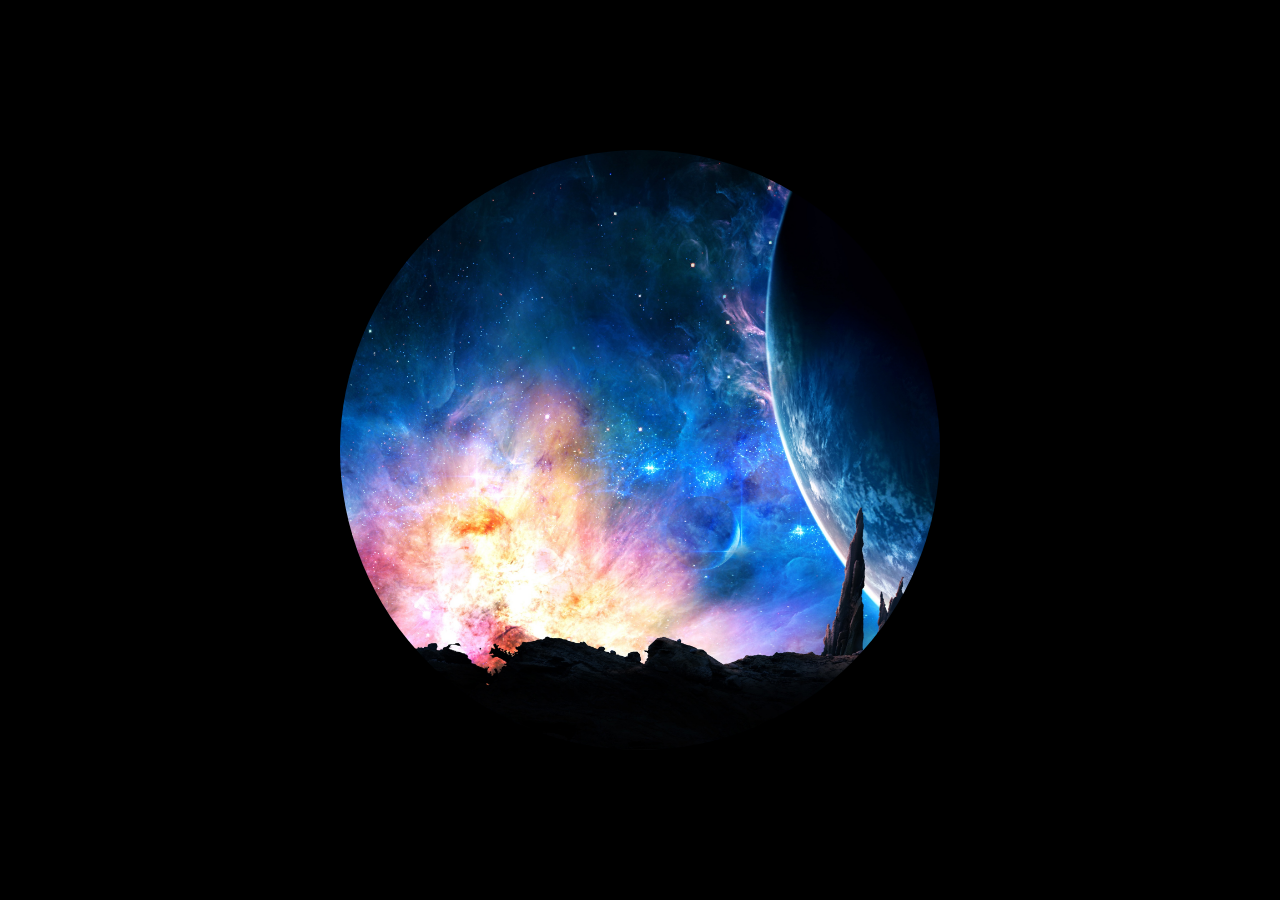
<file: index.html>
<!DOCTYPE html>
<html lang="en">
	<head>
		<meta charset="UTF-8" />
		<meta http-equiv="X-UA-Compatible" content="IE=edge" />
		<meta name="viewport" content="width=device-width, initial-scale=1.0" />
		<title>Music gak sih</title>
		<link rel="stylesheet" href="style.css" />
	</head>
	<body>
		<canvas id="canvas"></canvas>
		<div class="container" id="image" >
			<img src="526200.jpg" alt="Image sakti">
		</div>
		<script src="script.js"></script>
	</body>
</html>
</file>
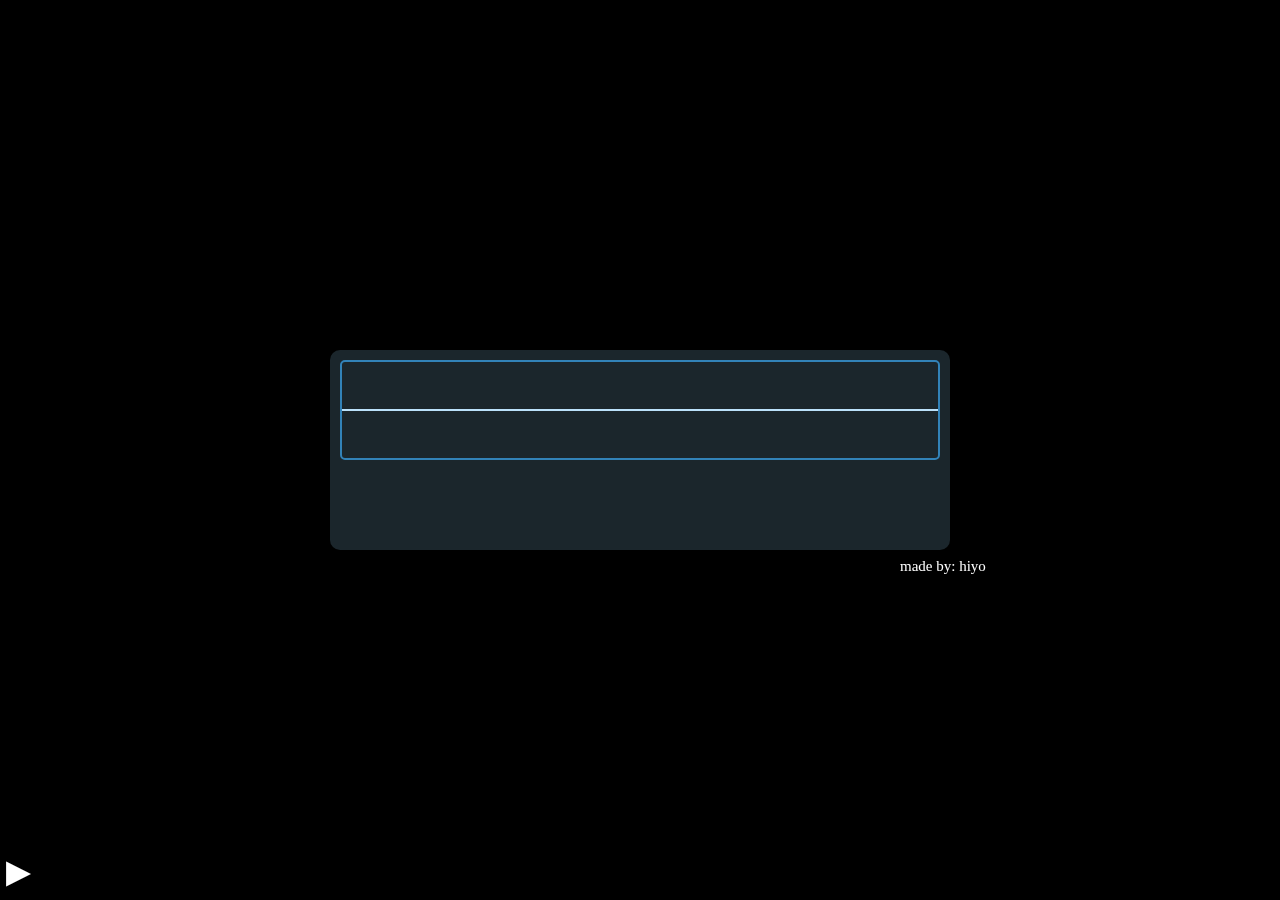
<file: v2/index.html>
<!DOCTYPE html>
<html lang="en">
	<head>
		<meta charset="UTF-8" />
		<meta http-equiv="X-UA-Compatible" content="IE=edge" />
		<meta name="viewport" content="width=device-width, initial-scale=1.0" />
		<title>Music beat v2</title>
		<link rel="stylesheet" href="style.css" />
	</head>
	<body>
		<div id="visualizer_menu">
			<div id="visualizer">
				<canvas id="canvas"></canvas>
			</div>
			<p>
				made by: hiyo
			</p>
		</div>
		
		<div id="buttons">
			<button class="button play"> ▸ </button>
		</div>

		<script src="script.js"></script>
	</body>
</html>
</file>
<file: style.css>
* {
	box-sizing: border-box;
}

body {
	margin: 0;
	padding: 0;
	overflow: hidden;
	background-color: black;
    transition: background-color 0.3s ease;
}

@keyframes backgroundAnimation {
    0% {
        background-color: rgb(255, 163, 163);
    }

    50% {
        background-color: black;
    }

    60% {
        background-color: rgb(255, 83, 83);
    }

    100% {
        background-color: black;
    }
}

canvas {
	position: absolute;
	top: 0;
	left: 0;
	width: 100%;
	height: 100%;
}

.container {
	display: flex;
	justify-content: center;
	align-items: center;
	width: 100%;
	height: 100vh;
}

img {
	object-fit: cover;
	object-position: center;
	width: 600px;
	height: 600px;
	margin-left: 135;
	border-radius: 50%;
}

#image {
	transition: all 0.5s cubic-bezier(0.26, -0.11, 0.2, 1.24);
}

@keyframes beat {
	0% {
		transform: scale(1.2);
        filter: blur(1.5px)
	}

	30% {
		transform: scale(1.4);
        filter: blur(12px)
	}

    40% {
		transform: scale(1.1);
        filter: blur(1.2px)
	}

	100% {
		transform: scale(1);
        filter: blur(0px)
	}
}
</file>
<file: v2/style.css>
* {
	box-sizing: border-box;
}

body {
	margin: 0;
	padding: 0;
	overflow: hidden;
	background-color: black;
	transition: background-color 0.3s ease;
	color: white;
}

@keyframes rotate3D {
	0% {
		transform: rotateX(0deg) rotateY(0deg);
	}

	30% {
		transform: rotateX(20deg) rotateY(10deg);
	}

	60% {
		transform: rotateX(-20deg) rotateY(20deg);
	}

	100% {
		transform: rotateX(0deg) rotateY(0deg);
	}
}

@keyframes backgroundAnimation {
    0% {
        background-color: rgb(61, 61, 61);
    }

    50% {
        background-color: black;
    }

    60% {
        background-color: rgb(55, 55, 55);
    }

    100% {
        background-color: black;
    }
}

#visualizer_menu {
	width: 100%;
	height: 100vh;
	display: flex;
	flex-direction: row;
	flex-wrap: nowrap;
	align-content: center;
	align-items: center;
	justify-content: center;
	transform-style: preserve-3d; /* Enable 3D rendering */
}

#visualizer {
	background-color: rgb(27, 38, 44);
	padding: 10px;
	transform-origin: 50% 50%;
	border-radius: 10px;
	height: 200px;
}

@keyframes beat {
	0% {
		transform: scale(1.2);
        /* filter: blur(1.5px); */
		background-color: rgb(27, 38, 44);
	}

	30% {
		transform: scale(1.4);
        /* filter: blur(12px); */
		background-color: rgb(18, 31, 31);
	}

    40% {
		transform: scale(1.1);
        /* filter: blur(1.2px); */
		background-color: rgb(27, 38, 44);
	}

	100% {
		transform: scale(1);
        /* filter: blur(0px); */
		background-color: rgb(17, 25, 29);
	}
}

canvas {
	width: 600px;
	height: 100px;
	border-radius: 5px;
	border: 2px solid rgb(50, 130, 184);
}

p {
	color: white;
	text-align: center;
	position: absolute;
	left: 900px;
	bottom: 310px;
	font-size: 15px;
}

.button {
	background: none;
	border: none;
	font-size: 50px;
	width: 30px;
	color: white;
	text-align: center;
	position: absolute;
	left: 0px;
	bottom: 0px;
}

.button.pause {
	rotate: 90deg;
}

.button:hover {
	cursor: pointer;
}
</file>
